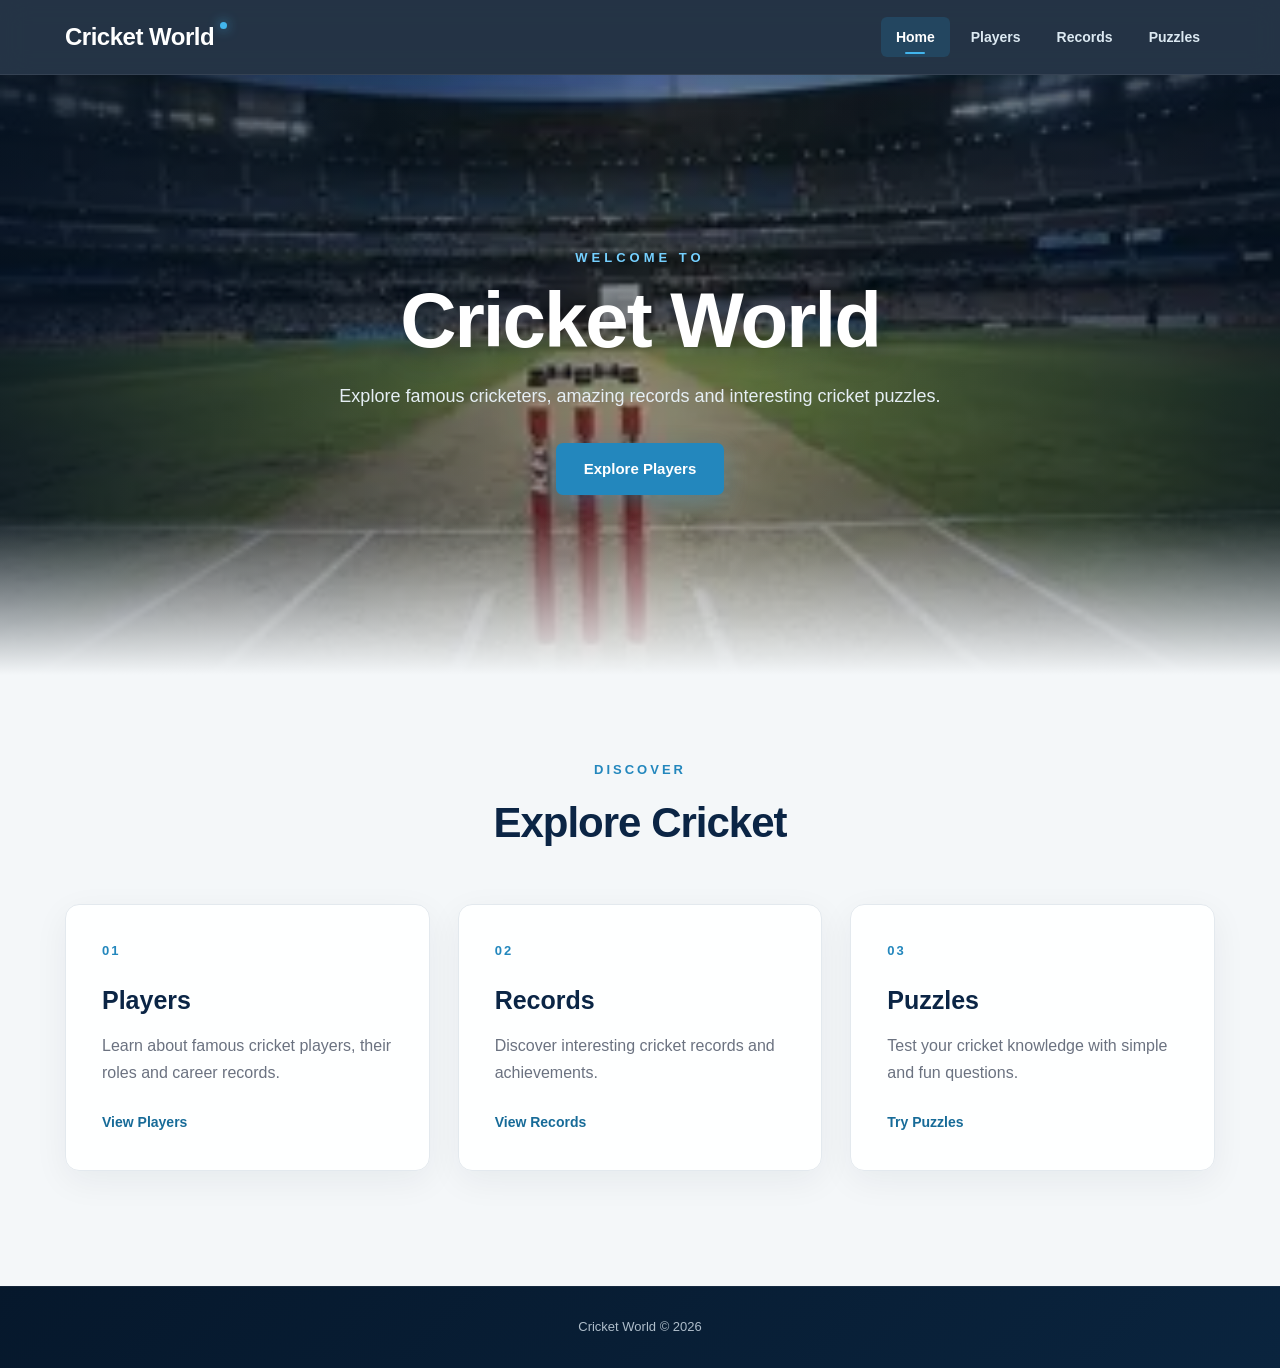
<file: index.html>
<!DOCTYPE html>
<html>
<head>
    <title>Cricket World</title>
    <meta name="viewport" content="width=device-width, initial-scale=1.0">
    <link rel="stylesheet" href="style.css">
</head>
<body>
    <script src="script.js"></script>
    <nav class="navbar">
        <div class="nav-container">
            <h2>Cricket World</h2>
            <div class="nav-links">
                <a href="index.html" class="active">Home</a>
                <a href="players.html">Players</a>
                <a href="records.html">Records</a>
                <a href="puzzles.html">Puzzles</a>
            </div>
        </div>
    </nav>
    <section class="hero">
        <div class="hero-content">
            <p class="small-title">WELCOME TO</p>
            <h1>Cricket World</h1>
            <p>
                Explore famous cricketers, amazing records
                and interesting cricket puzzles.
            </p>
            <a href="players.html" class="button">Explore Players</a>
        </div>
    </section>
    <section class="section">
        <div class="section-heading">
            <p>DISCOVER</p>
            <h2>Explore Cricket</h2>
        </div>
        <div class="home-cards">
            <div class="home-card">
                <div class="card-number">01</div>
                <h3>Players</h3>
                <p>
                    Learn about famous cricket players,
                    their roles and career records.
                </p>
                <a href="players.html">View Players</a>
            </div>

            <div class="home-card">
                <div class="card-number">02</div>
                <h3>Records</h3>
                <p>
                    Discover interesting cricket records
                    and achievements.
                </p>
                <a href="records.html">View Records</a>
            </div>

            <div class="home-card">
                <div class="card-number">03</div>
                <h3>Puzzles</h3>
                <p>
                    Test your cricket knowledge with
                    simple and fun questions.
                </p>
                <a href="puzzles.html">Try Puzzles</a>
            </div>
        </div>
    </section>
    <footer>
        <p>Cricket World © 2026</p>
    </footer>
</body>
</html>
</file>
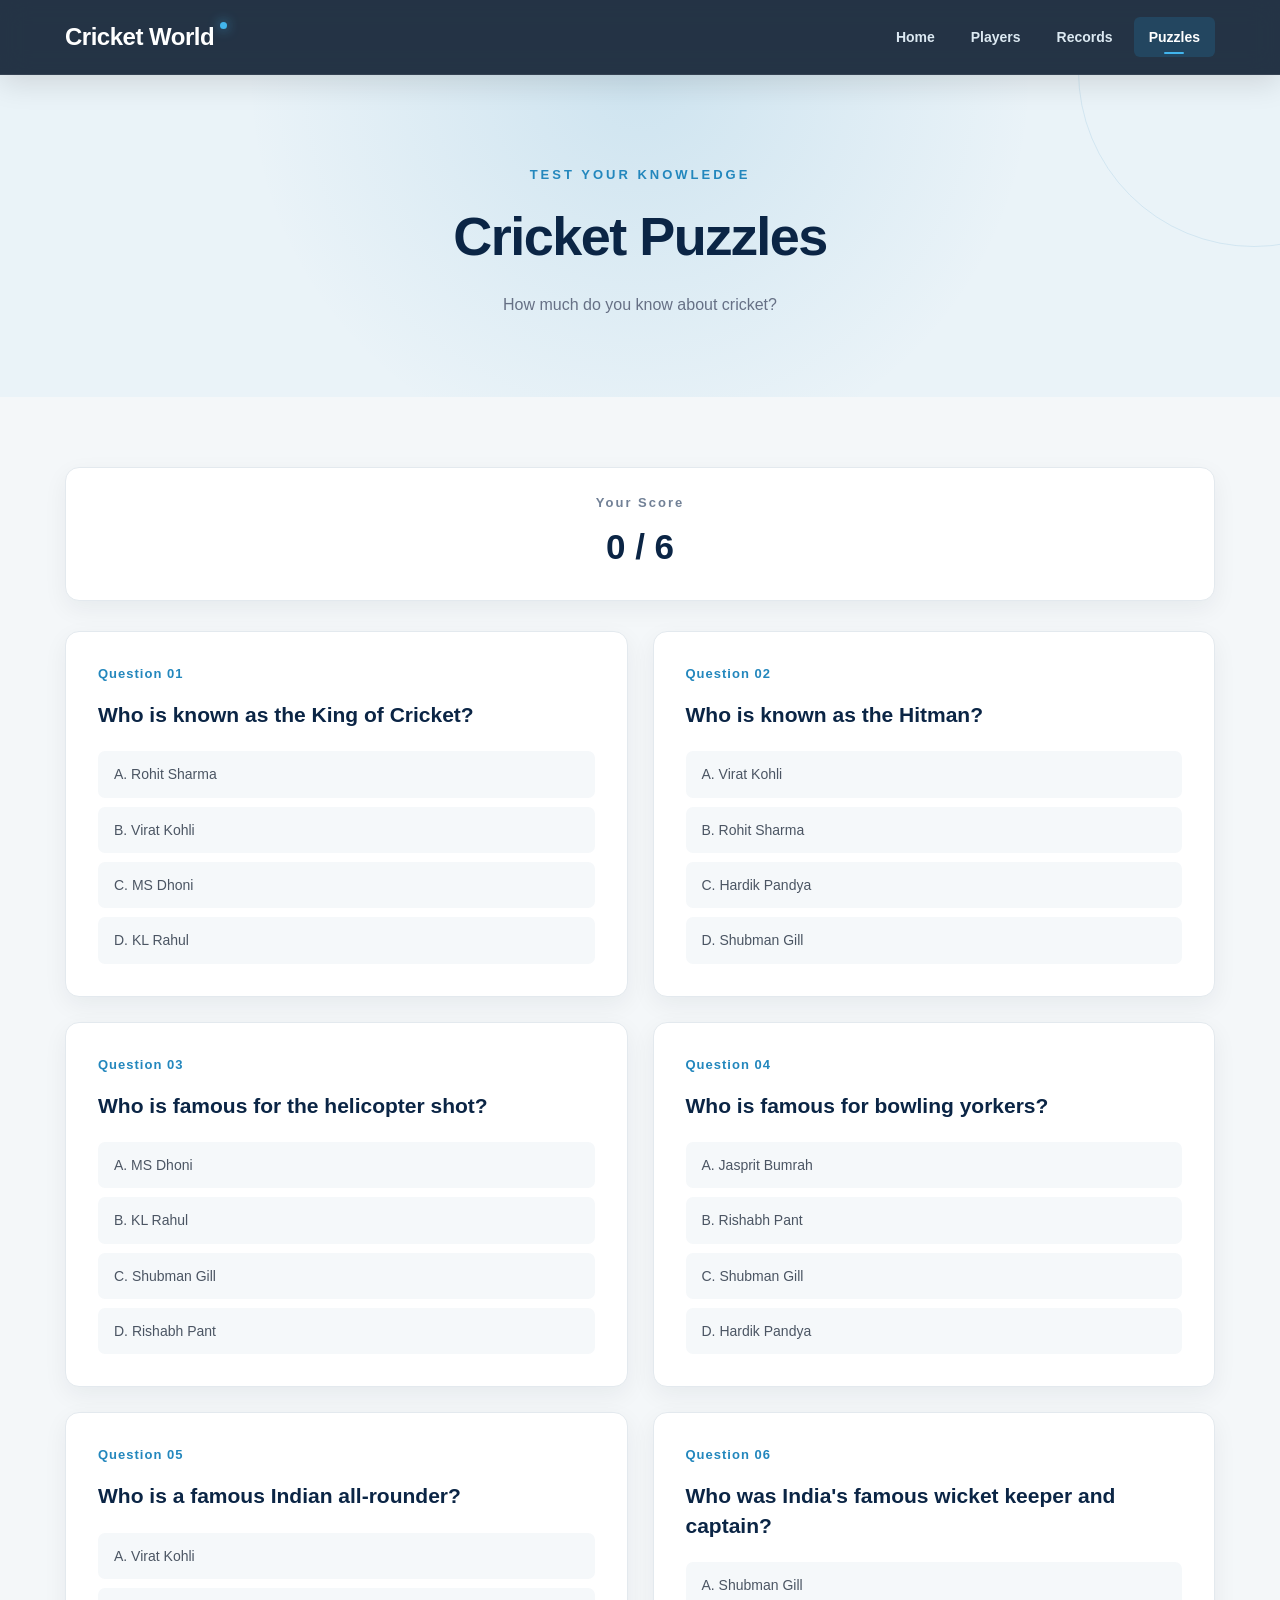
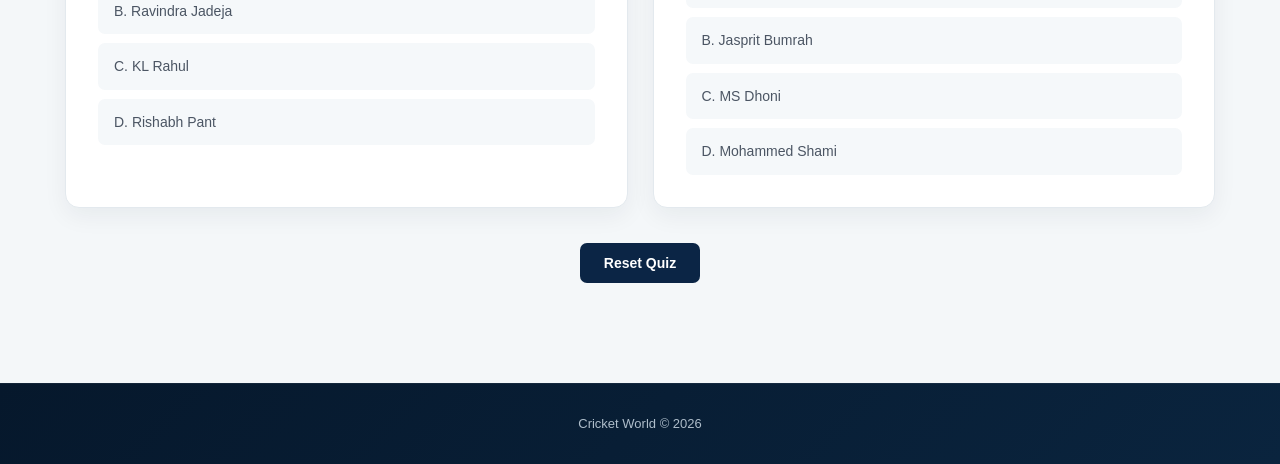
<file: puzzles.html>
<!DOCTYPE html>
<html>
<head>
    <title>Cricket Puzzles</title>
    <meta name="viewport" content="width=device-width, initial-scale=1.0">
    <link rel="stylesheet" href="style.css">
</head>

<body>

    <nav class="navbar">

        <div class="nav-container">

            <h2>Cricket World</h2>

            <div class="nav-links">
                <a href="index.html">Home</a>
                <a href="players.html">Players</a>
                <a href="records.html">Records</a>
                <a href="puzzles.html" class="active">Puzzles</a>
            </div>

        </div>

    </nav>


    <section class="page-header">

        <p>TEST YOUR KNOWLEDGE</p>

        <h1>Cricket Puzzles</h1>

        <p>
            How much do you know about cricket?
        </p>

    </section>


    <main class="container">


        <div class="quiz-score">

            <p>Your Score</p>

            <h2>
                <span id="score">0</span> / 6
            </h2>

        </div>


        <div id="quiz-result"></div>


        <div class="puzzles-grid">


            <div class="puzzle-card">

                <div class="question-number">
                    Question 01
                </div>

                <h2>
                    Who is known as the King of Cricket?
                </h2>

                <div class="options">

                    <p data-answer="wrong">
                        A. Rohit Sharma
                    </p>

                    <p data-answer="correct">
                        B. Virat Kohli
                    </p>

                    <p data-answer="wrong">
                        C. MS Dhoni
                    </p>

                    <p data-answer="wrong">
                        D. KL Rahul
                    </p>

                </div>

            </div>


            <div class="puzzle-card">

                <div class="question-number">
                    Question 02
                </div>

                <h2>
                    Who is known as the Hitman?
                </h2>

                <div class="options">

                    <p data-answer="wrong">
                        A. Virat Kohli
                    </p>

                    <p data-answer="correct">
                        B. Rohit Sharma
                    </p>

                    <p data-answer="wrong">
                        C. Hardik Pandya
                    </p>

                    <p data-answer="wrong">
                        D. Shubman Gill
                    </p>

                </div>

            </div>


            <div class="puzzle-card">

                <div class="question-number">
                    Question 03
                </div>

                <h2>
                    Who is famous for the helicopter shot?
                </h2>

                <div class="options">

                    <p data-answer="correct">
                        A. MS Dhoni
                    </p>

                    <p data-answer="wrong">
                        B. KL Rahul
                    </p>

                    <p data-answer="wrong">
                        C. Shubman Gill
                    </p>

                    <p data-answer="wrong">
                        D. Rishabh Pant
                    </p>

                </div>

            </div>


            <div class="puzzle-card">

                <div class="question-number">
                    Question 04
                </div>

                <h2>
                    Who is famous for bowling yorkers?
                </h2>

                <div class="options">

                    <p data-answer="correct">
                        A. Jasprit Bumrah
                    </p>

                    <p data-answer="wrong">
                        B. Rishabh Pant
                    </p>

                    <p data-answer="wrong">
                        C. Shubman Gill
                    </p>

                    <p data-answer="wrong">
                        D. Hardik Pandya
                    </p>

                </div>

            </div>


            <div class="puzzle-card">

                <div class="question-number">
                    Question 05
                </div>

                <h2>
                    Who is a famous Indian all-rounder?
                </h2>

                <div class="options">

                    <p data-answer="wrong">
                        A. Virat Kohli
                    </p>

                    <p data-answer="correct">
                        B. Ravindra Jadeja
                    </p>

                    <p data-answer="wrong">
                        C. KL Rahul
                    </p>

                    <p data-answer="wrong">
                        D. Rishabh Pant
                    </p>

                </div>

            </div>


            <div class="puzzle-card">

                <div class="question-number">
                    Question 06
                </div>

                <h2>
                    Who was India's famous wicket keeper and captain?
                </h2>

                <div class="options">

                    <p data-answer="wrong">
                        A. Shubman Gill
                    </p>

                    <p data-answer="wrong">
                        B. Jasprit Bumrah
                    </p>

                    <p data-answer="correct">
                        C. MS Dhoni
                    </p>

                    <p data-answer="wrong">
                        D. Mohammed Shami
                    </p>

                </div>

            </div>


        </div>


        <button id="reset-quiz">
            Reset Quiz
        </button>


    </main>


    <footer>
        <p>Cricket World © 2026</p>
    </footer>


    <button id="back-to-top">
        Top
    </button>


    <script src="script.js"></script>

</body>
</html>
</file>
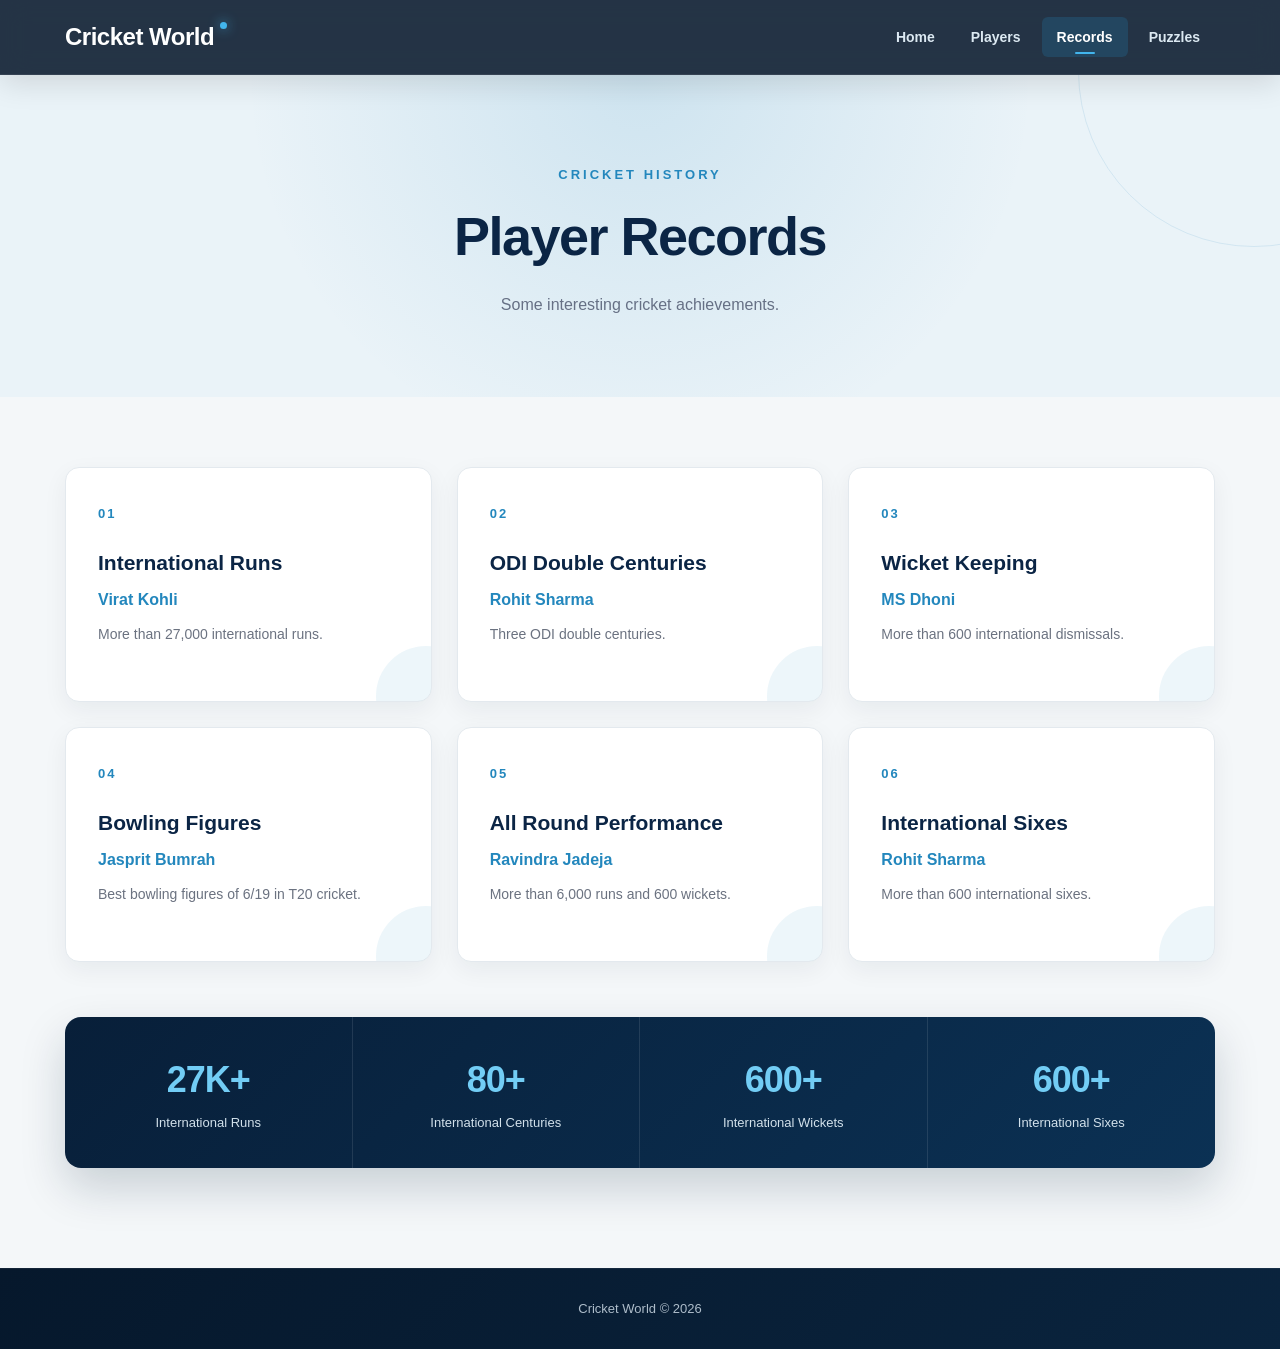
<file: records.html>
<!DOCTYPE html>
<html>
<head>
    <title>Cricket Records</title>
    <meta name="viewport" content="width=device-width, initial-scale=1.0">
    <link rel="stylesheet" href="style.css">
</head>
<body>
<script src="script.js"></script>
    <nav class="navbar">
        <div class="nav-container">
            <h2>Cricket World</h2>

            <div class="nav-links">
                <a href="index.html">Home</a>
                <a href="players.html">Players</a>
                <a href="records.html" class="active">Records</a>
                <a href="puzzles.html">Puzzles</a>
            </div>
        </div>
    </nav>

    <section class="page-header">
        <p>CRICKET HISTORY</p>
        <h1>Player Records</h1>
        <p>Some interesting cricket achievements.</p>
    </section>

    <main class="container">

        <div class="records-grid">

            <div class="record-card">
                <span>01</span>
                <h2>International Runs</h2>
                <h3>Virat Kohli</h3>
                <p>More than 27,000 international runs.</p>
            </div>

            <div class="record-card">
                <span>02</span>
                <h2>ODI Double Centuries</h2>
                <h3>Rohit Sharma</h3>
                <p>Three ODI double centuries.</p>
            </div>

            <div class="record-card">
                <span>03</span>
                <h2>Wicket Keeping</h2>
                <h3>MS Dhoni</h3>
                <p>More than 600 international dismissals.</p>
            </div>

            <div class="record-card">
                <span>04</span>
                <h2>Bowling Figures</h2>
                <h3>Jasprit Bumrah</h3>
                <p>Best bowling figures of 6/19 in T20 cricket.</p>
            </div>

            <div class="record-card">
                <span>05</span>
                <h2>All Round Performance</h2>
                <h3>Ravindra Jadeja</h3>
                <p>More than 6,000 runs and 600 wickets.</p>
            </div>

            <div class="record-card">
                <span>06</span>
                <h2>International Sixes</h2>
                <h3>Rohit Sharma</h3>
                <p>More than 600 international sixes.</p>
            </div>

        </div>

        <div class="stats-section">

            <div class="stat">
                <h2>27K+</h2>
                <p>International Runs</p>
            </div>

            <div class="stat">
                <h2>80+</h2>
                <p>International Centuries</p>
            </div>

            <div class="stat">
                <h2>600+</h2>
                <p>International Wickets</p>
            </div>

            <div class="stat">
                <h2>600+</h2>
                <p>International Sixes</p>
            </div>

        </div>

    </main>

    <footer>
        <p>Cricket World © 2026</p>
    </footer>

</body>
</html>
</file>
<file: style.css>
* {
    box-sizing: border-box;
    margin: 0;
    padding: 0;
}

html {
    scroll-behavior: smooth;
}

body {
    font-family: Arial, sans-serif;
    background: #f4f7f9;
    color: #172033;
    line-height: 1.6;
    overflow-x: hidden;
}

::selection {
    background: #2387bd;
    color: white;
}

.navbar {
    position: sticky;
    top: 0;
    z-index: 1000;

    background: rgba(7, 24, 44, 0.88);
    backdrop-filter: blur(14px);
    -webkit-backdrop-filter: blur(14px);

    border-bottom: 1px solid rgba(255, 255, 255, 0.08);

    box-shadow: 0 8px 30px rgba(0, 0, 0, 0.12);
}

.nav-container {
    max-width: 1200px;
    margin: auto;
    padding: 17px 25px;

    display: flex;
    align-items: center;
    justify-content: space-between;
}

.nav-container h2 {
    color: white;
    font-size: 24px;
    letter-spacing: -0.5px;
    position: relative;
}

.nav-container h2::after {
    content: "";
    position: absolute;
    width: 7px;
    height: 7px;
    background: #42b5ed;
    border-radius: 50%;
    right: -13px;
    top: 4px;
    box-shadow: 0 0 12px rgba(66, 181, 237, 0.8);
}

.nav-links {
    display: flex;
    align-items: center;
    gap: 6px;
}

.nav-links a {
    position: relative;

    color: #dce9f2;
    text-decoration: none;

    padding: 9px 15px;
    border-radius: 6px;

    font-size: 14px;
    font-weight: 600;

    transition:
        color 0.3s ease,
        background 0.3s ease,
        transform 0.3s ease;
}

.nav-links a::after {
    content: "";

    position: absolute;
    left: 50%;
    bottom: 3px;

    width: 0;
    height: 2px;

    background: #42b5ed;
    border-radius: 10px;

    transform: translateX(-50%);
    transition: width 0.3s ease;
}

.nav-links a:hover {
    color: white;
    background: rgba(255, 255, 255, 0.07);
}

.nav-links a:hover::after {
    width: 20px;
}

.nav-links .active {
    color: white;
    background: rgba(35, 135, 189, 0.22);
}

.nav-links .active::after {
    width: 20px;
}

.hero {
    min-height: 600px;

    position: relative;
    isolation: isolate;

    background:
        linear-gradient(
            90deg,
            rgba(5, 20, 38, 0.72),
            rgba(5, 20, 38, 0.35),
            rgba(5, 20, 38, 0.62)
        ),
        url("Pitchh.webp");

    background-size: cover;
    background-position: center;
    background-repeat: no-repeat;

    display: flex;
    align-items: center;
    justify-content: center;

    text-align: center;
    color: white;

    padding: 60px 20px;

    overflow: hidden;

    animation: heroAppear 1s ease both;
}

.hero::before {
    content: "";

    position: absolute;
    inset: 0;

    background:
        radial-gradient(
            circle at center,
            transparent 15%,
            rgba(3, 14, 28, 0.22) 70%,
            rgba(3, 14, 28, 0.5)
        );

    z-index: -1;
}

.hero::after {
    content: "";

    position: absolute;
    left: 0;
    right: 0;
    bottom: 0;

    height: 160px;

    background: linear-gradient(
        transparent,
        #f4f7f9
    );

    z-index: -1;
}

.hero-content {
    max-width: 800px;

    animation: heroContent 1s ease 0.15s both;
}

.small-title {
    color: #75d0ff;
    font-size: 13px;
    font-weight: bold;
    letter-spacing: 4px;
    margin-bottom: 12px;
}

.hero h1 {
    font-size: clamp(46px, 7vw, 78px);
    line-height: 1;
    letter-spacing: -2px;
    margin-bottom: 22px;

    text-shadow:
        0 5px 30px rgba(0, 0, 0, 0.35);
}

.hero p:not(.small-title) {
    max-width: 620px;
    margin: 0 auto 32px;

    color: #e5eef4;
    font-size: 18px;
    line-height: 1.7;
}
.button {
    position: relative;
    display: inline-block;

    overflow: hidden;

    background: #2387bd;
    color: white;

    text-decoration: none;

    padding: 14px 28px;
    border-radius: 7px;

    font-weight: bold;
    font-size: 15px;

    box-shadow:
        0 8px 25px rgba(35, 135, 189, 0.3);

    transition:
        transform 0.3s ease,
        box-shadow 0.3s ease,
        background 0.3s ease;
}

.button::before {
    content: "";

    position: absolute;

    top: 0;
    left: -100%;

    width: 100%;
    height: 100%;

    background: linear-gradient(
        90deg,
        transparent,
        rgba(255, 255, 255, 0.22),
        transparent
    );

    transition: left 0.5s ease;
}

.button:hover {
    background: #2b9bd3;

    transform: translateY(-4px);

    box-shadow:
        0 14px 35px rgba(35, 135, 189, 0.4);
}

.button:hover::before {
    left: 100%;
}

.section {
    max-width: 1200px;
    margin: auto;
    padding: 85px 25px;
}

.section-heading {
    text-align: center;
    margin-bottom: 48px;
}

.section-heading p,
.page-header > p:first-child {
    color: #2387bd;

    font-size: 13px;
    font-weight: bold;

    letter-spacing: 3px;
}

.section-heading h2 {
    color: #0b2545;

    font-size: clamp(30px, 4vw, 42px);

    margin-top: 8px;
    letter-spacing: -1px;
}


.home-cards {
    display: grid;
    grid-template-columns: repeat(3, 1fr);
    gap: 28px;
}

.home-card {
    position: relative;

    background: rgba(255, 255, 255, 0.95);

    padding: 36px;

    border-radius: 14px;

    border: 1px solid #e3e9ee;

    box-shadow:
        0 10px 35px rgba(15, 35, 55, 0.06);

    overflow: hidden;

    transition:
        transform 0.4s ease,
        box-shadow 0.4s ease,
        border-color 0.4s ease;
}

.home-card::before {
    content: "";

    position: absolute;

    left: 0;
    top: 0;

    width: 100%;
    height: 3px;

    background: linear-gradient(
        90deg,
        #2387bd,
        #62c6ef
    );

    transform: scaleX(0);
    transform-origin: left;

    transition: transform 0.4s ease;
}

.home-card:hover {
    transform: translateY(-9px);

    border-color: #c8e5f3;

    box-shadow:
        0 20px 45px rgba(15, 35, 55, 0.12);
}

.home-card:hover::before {
    transform: scaleX(1);
}

.card-number {
    color: #2387bd;

    font-size: 13px;
    font-weight: bold;

    letter-spacing: 2px;

    margin-bottom: 18px;
}

.home-card h3 {
    color: #0b2545;

    font-size: 25px;

    margin-bottom: 12px;
}

.home-card p {
    color: #6b7280;

    margin-bottom: 22px;

    line-height: 1.7;
}

.home-card a {
    color: #176b98;

    text-decoration: none;

    font-weight: bold;
    font-size: 14px;

    transition:
        color 0.3s ease,
        letter-spacing 0.3s ease;
}

.home-card a:hover {
    color: #2387bd;
    letter-spacing: 0.5px;
}


.page-header {
    position: relative;

    background:
        radial-gradient(
            circle at 50% 0%,
            rgba(35, 135, 189, 0.14),
            transparent 55%
        ),
        #eaf3f8;

    text-align: center;

    padding: 90px 20px 80px;

    overflow: hidden;
}

.page-header::after {
    content: "";

    position: absolute;

    width: 350px;
    height: 350px;

    right: -150px;
    top: -180px;

    border-radius: 50%;

    border: 1px solid rgba(35, 135, 189, 0.12);
}

.page-header h1 {
    color: #0b2545;

    font-size: clamp(36px, 5vw, 54px);

    margin: 7px 0 12px;

    letter-spacing: -1.5px;
}

.page-header > p:last-child {
    color: #667085;

    letter-spacing: 0;

    font-weight: normal;

    font-size: 16px;
}

.container {
    max-width: 1200px;

    margin: auto;

    padding: 70px 25px;
}


.players-grid {
    display: grid;

    grid-template-columns: repeat(4, 1fr);

    gap: 25px;
}


.player-card {
    position: relative;

    background: white;

    border-radius: 14px;

    overflow: hidden;

    border: 1px solid #e2e8ed;

    box-shadow:
        0 8px 25px rgba(10, 30, 50, 0.07);

    transition:
        transform 0.45s cubic-bezier(0.2, 0.8, 0.2, 1),
        box-shadow 0.45s ease,
        border-color 0.45s ease;

    animation: cardAppear 0.7s ease both;
}

.player-card:hover {
    transform: translateY(-10px);

    border-color: #b8dceb;

    box-shadow:
        0 22px 45px rgba(10, 30, 50, 0.14);
}

.player-card img {
    width: 100%;
    height: 245px;

    object-fit: contain;

    background:
        radial-gradient(
            circle at center,
            #f8fbfd,
            #e7f0f5
        );

    display: block;

    transition:
        transform 0.6s cubic-bezier(0.2, 0.8, 0.2, 1),
        filter 0.5s ease;
}

.player-card:hover img {
    transform: scale(1.08);

    filter: brightness(1.04);
}

.player-info {
    position: relative;

    padding: 22px;
}

.player-info h2 {
    color: #0b2545;

    font-size: 21px;

    margin-bottom: 3px;

    letter-spacing: -0.3px;
}

.country {
    color: #2387bd;

    font-size: 13px;

    font-weight: bold;

    margin-bottom: 18px;
}

.player-data {
    border-top: 1px solid #e7edf1;

    padding-top: 13px;
}

.player-data p {
    display: flex;

    justify-content: space-between;

    gap: 15px;

    font-size: 13px;

    padding: 5px 0;

    transition:
        color 0.25s ease,
        transform 0.25s ease;
}

.player-card:hover .player-data p {
    transform: translateX(2px);
}

.player-data span {
    color: #7b8794;
}

.records-grid {
    display: grid;

    grid-template-columns: repeat(3, 1fr);

    gap: 25px;
}

.record-card {
    position: relative;

    background: white;

    padding: 32px;

    border-radius: 14px;

    border: 1px solid #e3e9ee;

    box-shadow:
        0 8px 25px rgba(10, 30, 50, 0.06);

    min-height: 235px;

    overflow: hidden;

    transition:
        transform 0.4s ease,
        box-shadow 0.4s ease,
        border-color 0.4s ease;
}

.record-card::after {
    content: "";

    position: absolute;

    width: 100px;
    height: 100px;

    right: -45px;
    bottom: -45px;

    border-radius: 50%;

    background: rgba(35, 135, 189, 0.08);

    transition:
        transform 0.5s ease,
        background 0.5s ease;
}

.record-card:hover {
    transform: translateY(-8px);

    border-color: #c4e3f1;

    box-shadow:
        0 20px 40px rgba(10, 30, 50, 0.11);
}

.record-card:hover::after {
    transform: scale(2.4);

    background: rgba(35, 135, 189, 0.05);
}

.record-card span {
    color: #2387bd;

    font-weight: bold;

    font-size: 13px;

    letter-spacing: 2px;
}

.record-card h2 {
    color: #0b2545;

    font-size: 21px;

    margin: 20px 0 8px;
}

.record-card h3 {
    color: #2387bd;

    font-size: 16px;

    margin-bottom: 10px;
}

.record-card p {
    color: #6b7280;

    font-size: 14px;
}

.stats-section {
    margin-top: 55px;

    display: grid;

    grid-template-columns: repeat(4, 1fr);

    background:
        linear-gradient(
            135deg,
            #081f39,
            #0b3154
        );

    color: white;

    border-radius: 16px;

    overflow: hidden;

    box-shadow:
        0 20px 45px rgba(8, 31, 57, 0.18);
}

.stat {
    position: relative;

    text-align: center;

    padding: 34px 15px;

    border-right: 1px solid rgba(255, 255, 255, 0.1);

    transition:
        background 0.35s ease,
        transform 0.35s ease;
}

.stat:hover {
    background: rgba(255, 255, 255, 0.04);
}

.stat:last-child {
    border-right: none;
}

.stat h2 {
    font-size: 36px;

    color: #72cdf5;

    letter-spacing: -1px;

    margin-bottom: 4px;
}

.stat p {
    font-size: 13px;

    color: #d2e1eb;
}


.puzzles-grid {
    display: grid;

    grid-template-columns: repeat(2, 1fr);

    gap: 25px;
}

.puzzle-card {
    position: relative;

    background: white;

    padding: 32px;

    border-radius: 14px;

    border: 1px solid #e3e9ee;

    box-shadow:
        0 8px 25px rgba(10, 30, 50, 0.06);

    overflow: hidden;

    transition:
        transform 0.4s ease,
        box-shadow 0.4s ease,
        border-color 0.4s ease;
}

.puzzle-card::before {
    content: "";

    position: absolute;

    left: 0;
    top: 0;

    width: 3px;
    height: 100%;

    background: linear-gradient(
        #2387bd,
        #62c6ef
    );

    transform: scaleY(0);

    transform-origin: top;

    transition: transform 0.4s ease;
}

.puzzle-card:hover {
    transform: translateY(-7px);

    border-color: #c5e3f0;

    box-shadow:
        0 18px 40px rgba(10, 30, 50, 0.1);
}

.puzzle-card:hover::before {
    transform: scaleY(1);
}

.question-number {
    color: #2387bd;

    font-size: 13px;

    font-weight: bold;

    letter-spacing: 1px;

    margin-bottom: 15px;
}

.puzzle-card h2 {
    color: #0b2545;

    font-size: 21px;

    line-height: 1.4;

    margin-bottom: 22px;
}

.options {
    display: grid;

    gap: 9px;
}

.options p {
    position: relative;

    background: #f5f8fa;

    border: 1px solid transparent;

    padding: 11px 15px;

    border-radius: 7px;

    color: #4b5563;

    font-size: 14px;

    cursor: pointer;

    transition:
        transform 0.25s ease,
        background 0.25s ease,
        border-color 0.25s ease,
        color 0.25s ease;
}

.options p:hover {
    background: #eaf6fc;

    border-color: #b9dfee;

    color: #0b5b82;

    transform: translateX(6px);
}


footer {
    background:
        linear-gradient(
            135deg,
            #06182c,
            #0a243e
        );

    color: #aebdca;

    text-align: center;

    padding: 30px 20px;

    margin-top: 30px;

    border-top: 1px solid rgba(255, 255, 255, 0.05);
}

footer p {
    font-size: 13px;
}


@keyframes heroAppear {
    from {
        opacity: 0;
    }

    to {
        opacity: 1;
    }
}

@keyframes heroContent {
    from {
        opacity: 0;
        transform: translateY(25px);
    }

    to {
        opacity: 1;
        transform: translateY(0);
    }
}

@keyframes cardAppear {
    from {
        opacity: 0;
        transform: translateY(20px);
    }

    to {
        opacity: 1;
        transform: translateY(0);
    }
}



@media (max-width: 1000px) {

    .players-grid {
        grid-template-columns: repeat(3, 1fr);
    }

    .records-grid {
        grid-template-columns: repeat(2, 1fr);
    }

    .home-cards {
        grid-template-columns: repeat(2, 1fr);
    }

    .hero {
        min-height: 560px;
    }
}

@media (max-width: 750px) {

    .nav-container {
        flex-direction: column;

        gap: 15px;

        padding: 15px 20px;
    }

    .nav-links {
        flex-wrap: wrap;

        justify-content: center;
    }

    .nav-links a {
        padding: 8px 11px;

        font-size: 13px;
    }

    .hero {
        min-height: 500px;

        padding: 50px 20px;

        background-position: center;
    }

    .hero h1 {
        font-size: 48px;

        letter-spacing: -1.5px;
    }

    .hero p:not(.small-title) {
        font-size: 16px;
    }

    .page-header {
        padding: 70px 20px;
    }

    .players-grid {
        grid-template-columns: repeat(2, 1fr);
    }

    .records-grid {
        grid-template-columns: 1fr;
    }

    .puzzles-grid {
        grid-template-columns: 1fr;
    }

    .stats-section {
        grid-template-columns: repeat(2, 1fr);
    }

    .stat {
        border-bottom: 1px solid rgba(255, 255, 255, 0.1);
    }

    .stat:nth-child(2) {
        border-right: none;
    }

    .section {
        padding: 65px 20px;
    }

    .container {
        padding: 50px 20px;
    }
}
@media (max-width: 500px) {

    .nav-container {
        padding: 14px 15px;
    }

    .nav-container h2 {
        font-size: 21px;
    }

    .nav-links {
        width: 100%;

        gap: 3px;
    }

    .nav-links a {
        flex: 1;

        text-align: center;

        padding: 8px 4px;

        font-size: 12px;
    }

    .hero {
        min-height: 450px;

        padding: 40px 15px;
    }

    .hero h1 {
        font-size: 39px;
    }

    .hero p:not(.small-title) {
        font-size: 15px;

        line-height: 1.6;
    }

    .small-title {
        font-size: 11px;

        letter-spacing: 3px;
    }

    .button {
        padding: 12px 22px;

        font-size: 14px;
    }

    .section {
        padding: 55px 15px;
    }

    .section-heading {
        margin-bottom: 35px;
    }

    .section-heading h2 {
        font-size: 29px;
    }

    .home-cards {
        grid-template-columns: 1fr;
    }

    .home-card {
        padding: 28px;
    }

    .container {
        padding: 40px 15px;
    }

    .players-grid {
        grid-template-columns: 1fr;
    }

    .player-card img {
        height: 270px;
    }

    .records-grid {
        grid-template-columns: 1fr;
    }

    .stats-section {
        grid-template-columns: 1fr 1fr;
    }

    .stat {
        padding: 25px 10px;
    }

    .stat h2 {
        font-size: 27px;
    }

    .stat p {
        font-size: 11px;
    }

    .puzzle-card,
    .record-card {
        padding: 24px;
    }
}
@media (prefers-reduced-motion: reduce) {
    html {
        scroll-behavior: auto;
    }

    *,
    *::before,
    *::after {
        animation-duration: 0.01ms !important;
        animation-iteration-count: 1 !important;
        transition-duration: 0.01ms !important;
    }
}
/* =========================
   QUIZ JAVASCRIPT STYLES
========================= */

.quiz-score {
    text-align: center;
    margin-bottom: 30px;

    background: white;
    padding: 25px;

    border-radius: 14px;
    border: 1px solid #e3e9ee;

    box-shadow: 0 8px 25px rgba(10, 30, 50, 0.06);
}

.quiz-score p {
    color: #718096;
    font-size: 13px;
    font-weight: bold;
    letter-spacing: 2px;
}

.quiz-score h2 {
    color: #0b2545;
    font-size: 35px;
    margin-top: 5px;
}

#quiz-result {
    max-width: 600px;
    margin: 0 auto 30px;

    text-align: center;

    padding: 0;

    color: #176b98;

    font-weight: bold;

    opacity: 0;
    transform: translateY(-10px);

    transition: 0.4s ease;
}

#quiz-result.show {
    opacity: 1;
    transform: translateY(0);

    padding: 15px;

    background: #eaf6fc;

    border-radius: 8px;
}

.options p.correct {
    background: #dcfce7;
    border-color: #86efac;
    color: #166534;
}

.options p.wrong {
    background: #fee2e2;
    border-color: #fca5a5;
    color: #991b1b;
}

.options p.correct:hover,
.options p.wrong:hover {
    transform: none;
}

#reset-quiz {
    display: block;

    margin: 35px auto 0;

    border: none;

    background: #0b2545;
    color: white;

    padding: 12px 24px;

    border-radius: 7px;

    font-size: 14px;
    font-weight: bold;

    cursor: pointer;

    transition:
        background 0.3s ease,
        transform 0.3s ease;
}

#reset-quiz:hover {
    background: #2387bd;
    transform: translateY(-3px);
}


/* =========================
   PLAYER SEARCH
========================= */

.player-search {
    max-width: 600px;

    margin: 0 auto 40px;
}

.player-search input {
    width: 100%;

    padding: 15px 18px;

    border: 1px solid #d8e1e7;

    border-radius: 9px;

    background: white;

    color: #172033;

    font-size: 15px;

    outline: none;

    box-shadow: 0 8px 25px rgba(10, 30, 50, 0.05);

    transition:
        border-color 0.3s ease,
        box-shadow 0.3s ease;
}

.player-search input:focus {
    border-color: #2387bd;

    box-shadow:
        0 0 0 4px rgba(35, 135, 189, 0.12);
}

.player-search input::placeholder {
    color: #9aa6b2;
}


/* =========================
   BACK TO TOP
========================= */

#back-to-top {
    position: fixed;

    right: 25px;
    bottom: 25px;

    width: 45px;
    height: 45px;

    border: none;

    border-radius: 50%;

    background: #0b2545;
    color: white;

    font-size: 12px;
    font-weight: bold;

    cursor: pointer;

    opacity: 0;
    visibility: hidden;

    transform: translateY(15px);

    transition:
        opacity 0.3s ease,
        visibility 0.3s ease,
        transform 0.3s ease,
        background 0.3s ease;

    z-index: 999;
}

#back-to-top.show {
    opacity: 1;
    visibility: visible;

    transform: translateY(0);
}

#back-to-top:hover {
    background: #2387bd;
    transform: translateY(-4px);
}


/* =========================
   MOBILE JAVASCRIPT UI
========================= */

@media (max-width: 500px) {

    .quiz-score {
        padding: 20px;
    }

    .quiz-score h2 {
        font-size: 30px;
    }

    .player-search {
        margin-bottom: 30px;
    }

    #back-to-top {
        right: 15px;
        bottom: 15px;

        width: 40px;
        height: 40px;
    }
}
</file>
